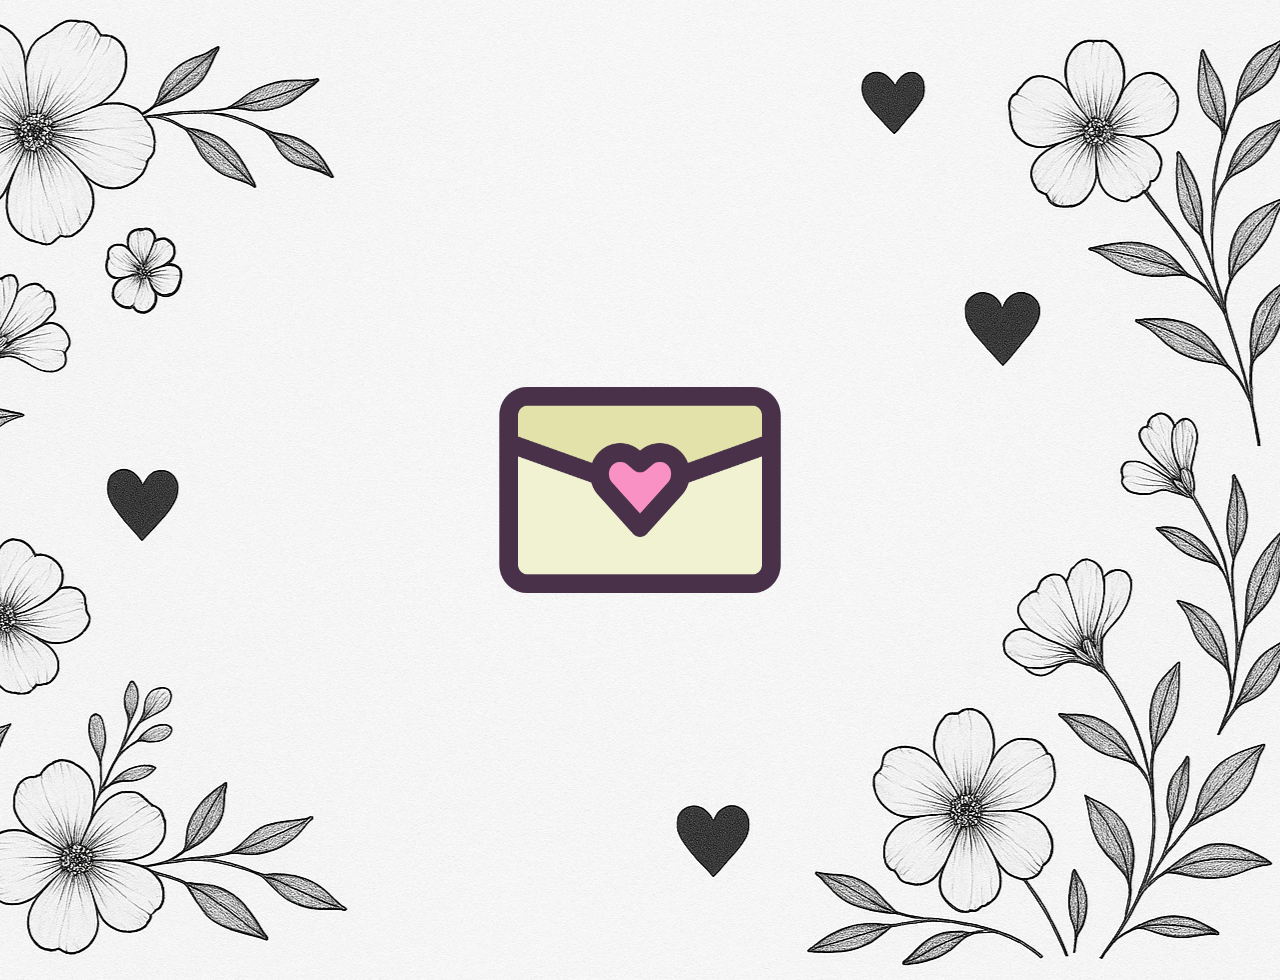
<file: index.html>
<!DOCTYPE html>
<html lang="ru">
<head>
  <meta charset="UTF-8" />
  <meta name="viewport" content="width=device-width, initial-scale=1.0" />
  <link rel="icon" href="images/rings.png">
  <title>Приглашение на свадьбу</title>
  <link rel="stylesheet" href="styles/style.css" />
   <link rel="preconnect" href="https://fonts.googleapis.com">
    <link rel="preconnect" href="https://fonts.gstatic.com" crossorigin>
    <link href="https://fonts.googleapis.com/css2?family=Pacifico&display=swap" rel="stylesheet">
</head>
<body>

    <div id="envelope" title="Нажмите, чтобы открыть приглашение">
        <img src="images/envelope.png" alt="Закрытый конверт" id="envelope-closed" class="active">
        <img src="images/email.png" alt="Открытый конверт" id="envelope-opened">
    </div>

    <div id="invite-content" style="display:none;">
        <div class="head1">
            <h1>Евгений<br><img src="images/hearts.png"><br> Виолетта</h1>
            <p>Мы счастливы пригласить Вас на торжество, посвященное нашей свадьбе!</p>
        </div>
    
        <div class="item1">
            <h2>Дата и время</h2>
            <p>20 июня 2026 года, 15:30</p>
            <a href="program.html">подробная программа дня</a>
        </div>
        
        <div class="item2">
            <h2>Место проведения</h2>
            <p>База отдыха «Березка» Бобруйский район, Сычковский сельсовет 20</p>
            <a href="https://yandex.by/maps/-/CLCRFZ7U" target="_blank">посмотреть на карте</a>
        </div>

        <div class="item3">
            <h2>Как добраться</h2>
            <p>Для вашего удобства будет организован трансфер </p>
        </div>

        <div class="item4">
            <h2>Есть вопросы? Звоните!</h2>
            <a href="tel:+375293830674">Виолетта</a>
            <br>
            <a href="tel:+375293470462">Женя</a>
        </div>
        
        
        
        <footer>
            <p>
                P.S. Будем рады, если вы поддержите цветовую гамму нашей свадьбы 
                <br><br>
                P.P.S. Пожалуйста не дарите нам живые цветы, мы не успеем насладиться их красотой, вместо этого мы будем рады бутылочке вашего любимого алкогольного напитка, которую мы откроем в важную для нас дату 
                <br><br>
                С нетерпением ждем встречи!
                <br>
            </p>
           
            <img src="images/kiss.png">
        </footer>
    </div>

   <script src="script/script.js"></script>
</body>
</html>
</file>
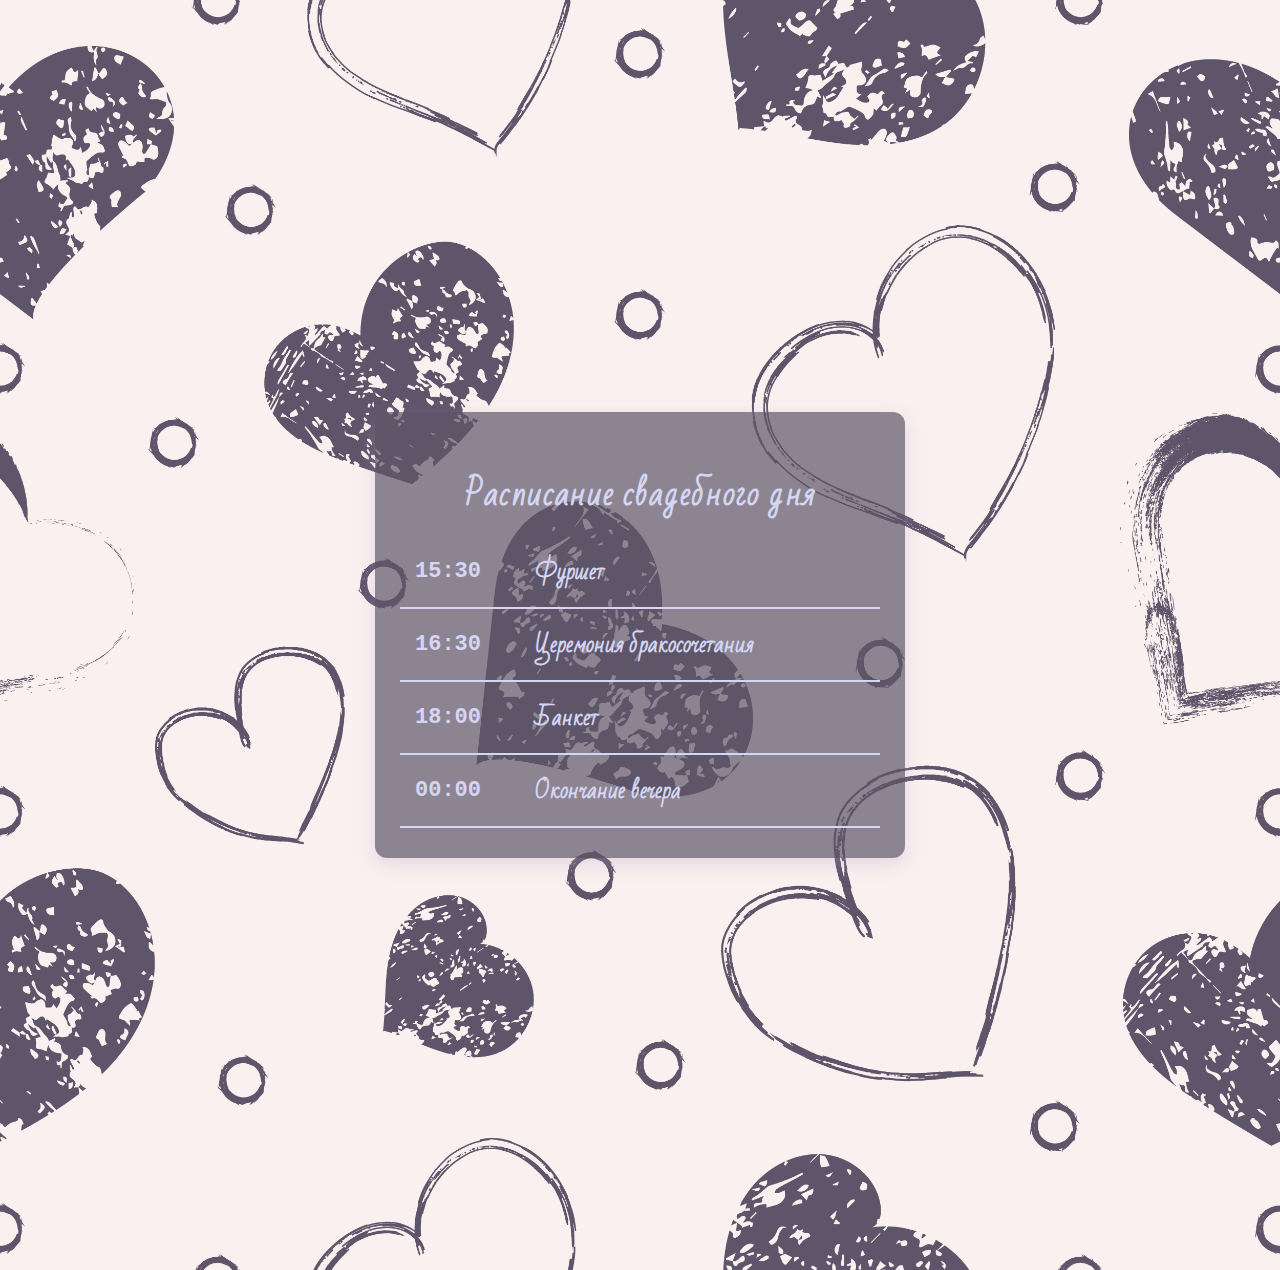
<file: program.html>
<!DOCTYPE html>
<html lang="en">
<head>
    <meta charset="UTF-8">
    <meta name="viewport" content="width=device-width, initial-scale=1.0">
    <title>Программа дня</title>
    <link rel="icon" href="images/rings.png">
    <link rel="stylesheet" href="styles/style-pr.css" />
   <link rel="preconnect" href="https://fonts.googleapis.com">
<link rel="preconnect" href="https://fonts.gstatic.com" crossorigin>
<link href="https://fonts.googleapis.com/css2?family=Bad+Script&family=Caveat:wght@400..700&family=Pacifico&display=swap" rel="stylesheet">

</head>
<body>
  <div class="container">
    <h1>Расписание свадебного дня</h1>
    <table>
      <!-- <thead>
        <tr>
          <th>Время</th>
          <th>Мероприятие</th>
        </tr>
      </thead> -->
      <tbody>
        <tr>
          <td class="time">15:30</td>
          <td class="event">Фуршет</td>
        </tr>
        <tr>
          <td class="time">16:30</td>
          <td class="event">Церемония бракосочетания</td>
        </tr>
        <tr>
          <td class="time">18:00</td>
          <td class="event">Банкет</td>
        </tr>
        <tr>
          <td class="time">00:00</td>
          <td class="event">Окончание вечера</td>
        </tr>
      </tbody>
    </table>
  </div>
</body>
</html>
</file>
<file: styles/style.css>
body {
    /* font-family: 'Georgia', serif; */
    font-family: "Pacifico", cursive;
    /* background-color: #fff8f0; */
    /* background-image: url('../images/background.webp'); */
    background-image: url('../images/bac1.png');
    /* background-size: cover; */
    /* background-repeat: no-repeat; */
    background-position: 80% center;
    color: #5a3e36;
    margin: 0; 
    padding: 40px;
    text-align: center;
    height: 100%;
}

h1 {
    font-size: 3em;
    margin-bottom: 0.2em;
}

h2 {
    font-size: 1.8em;
    margin-top: 0.8em;
    margin-bottom: 0.5em;
}

p {
    font-size: 22px;
    max-width: 600px;
    /* margin: 0 auto; */
}

a {
    color: #d67c5a;
    text-decoration: none;
    font-weight: bold;
    margin-top: 10px;
    font-size: 18px;
}

footer {
    margin-top: 3em;
    font-style: italic;
    font-size: 20px;
}

footer img {
    width: 50px;
}

.head1, footer{
    border: 1px solid wheat;
    background-color: rgba(221, 207, 207, 0.7);
}

.head1 img{
    width: 70px;
}

.item1 {
    border: 1px solid wheat;
    background-color: rgba(245, 240, 230, 0.8);
    padding: 20px;
    margin: 45px auto;
    transform: rotate(-3deg); /* сильный наклон налево */
    transform-origin: center;
    width: fit-content;
    border-radius: 30px
}

.item2 {
    border: 1px solid wheat;
    background-color: rgba(230, 245, 240, 0.8);
    padding: 20px;
    margin: 45px auto;;
    transform: rotate(3deg); /* наклон направо */
    transform-origin: center;
    width: fit-content;
    border-radius: 30px
}

.item3 {
    border: 1px solid wheat;
    background-color: rgba(240, 230, 245, 0.8);
    padding: 20px;
    margin: 45px auto;;
    transform: rotate(-3deg); /* сильный наклон налево */
    transform-origin: center;
    width: fit-content;
    border-radius: 30px
}

.item4 {
    border: 1px solid wheat;
    background-color: rgba(212, 214, 243, 0.8);
    padding: 20px;
    margin: 25px auto;
    transform-origin: center;
    width: fit-content;
    border-radius: 30px
}

.item4 a{
    font-size: 28px;
}

.item1 > div, .item2 > div, .item3 > div {
  transform: rotate(40deg);  /* обратный наклон для item1 */
}
.item2 > div {
  transform: rotate(-30deg); /* обратный наклон для item2 */
}
.item3 > div {
  transform: rotate(10deg);  /* обратный наклон для item3 */
}

#envelope {
    cursor: pointer;
    position: relative;
    height: 100vh;
    display: flex;
    justify-content: center;
    align-items: center;
    flex-direction: column;
}
#envelope img {
    max-width: 300px;
    /* max-height: 150px; */
    position: absolute;
    opacity: 0;
    transition: opacity 1s ease;
}

#envelope img.active {
    opacity: 1;
    position: relative;
}

#invite-content {
    opacity: 0;
    pointer-events: none;
    max-width: 600px;
    margin: 40px auto;
    padding: 0 20px;
    transition: opacity 1.5s ease;
    color: #333;
    visibility: hidden;
}

#invite-content.visible {
    opacity: 1;
    visibility: visible;
    pointer-events: auto;
}
</file>
<file: styles/style-pr.css>
body {
    /* font-family: 'Arial', sans-serif; */
    font-family: "Bad Script", cursive;
    /* background-color: #e9e6f5; */
    background-image: url('../images/bac4.png');
    background-size: cover;
    height: 100%;
    margin: 0;
    padding: 40px 20px;
    color: #333;
  }
  .container {
    max-width: 480px;
    margin: 30% auto;
    /* background-color: rgba(240, 230, 245, 0.9); */
    background-color: rgba(94, 85, 106, 0.7);
    border-radius: 12px;
    box-shadow: 0 6px 18px rgba(180, 160, 200, 0.3);
    padding: 30px 25px;
  }
  h1 {
    text-align: center;
    color: #d4d6f3;
    margin-bottom: 10px;
    font-weight: 700;
    letter-spacing: 1.2px;
    font-size: 32px;
  }
  table {
    width: 100%;
    border-collapse: collapse;
    font-size: 1.1em;
  }
  th, td {
    padding: 14px 15px;
    text-align: left;
    border-bottom: 2px solid #d4d6f3;
  }
  th {
    color: #d4d6f3;
    font-weight: 700;
    text-transform: uppercase;
    letter-spacing: 0.05em;
  }
  td.time {
    width: 25%;
    font-family: 'Courier New', Courier, monospace;
    color: #d4d6f3;
    font-weight: 600;
    font-size: 22px;
  }
  td.event {
    color: #d4d6f3;
    font-weight: 600;
    font-size: 22px;
  }
  tr:hover {
    background-color: rgba(212, 214, 243, 0.4);
  }
</file>
